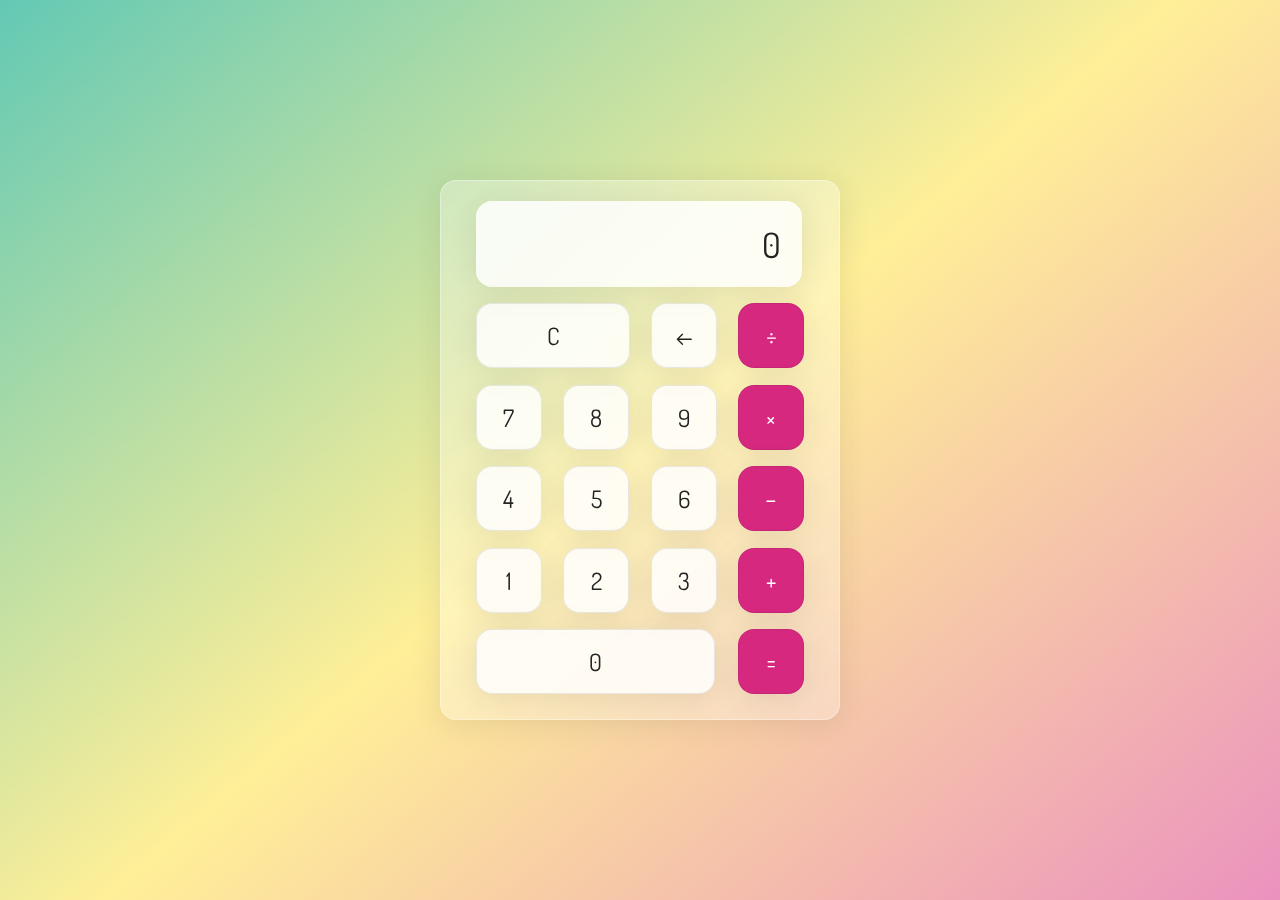
<file: calculator/index.html>
<!DOCTYPE html>
<html lang="en">
<head>
    <meta charset="UTF-8">
    <meta name="viewport" content="width=device-width, initial-scale=1.0">
    <link rel="stylesheet" href="style.css">
    <title>Calculator</title>
</head>
<body>
    

    <div class="wrapper">
        <section class="screen">
            0
        </section>

        <section class="calc-buttons">
            <div class="calc-button-row">
                <button class="calc-button double">
                    C
                </button>
                <button class="calc-button">
                    &larr;
                </button>
                <button class="calc-button">
                    &divide;
                </button>
            </div>

            <div class="calc-button-row">
                <button class="calc-button">
                    7
                </button>
                <button class="calc-button">
                    8
                </button>
                <button class="calc-button">
                    9
                </button>
                <button class="calc-button">
                    &times;
                </button>
            </div>

            <div class="calc-button-row">
                <button class="calc-button">
                    4
                </button>
                <button class="calc-button">
                    5
                </button>
                <button class="calc-button">
                    6
                </button>
                <button class="calc-button">
                    &minus;
                </button>
            </div>

            <div class="calc-button-row">
                <button class="calc-button">
                    1
                </button>
                <button class="calc-button">
                    2
                </button>
                <button class="calc-button">
                    3
                </button>
                <button class="calc-button">
                    &plus;
                </button>
            </div>

            <div class="calc-button-row">
                <button class="calc-button triple">
                    0
                </button>
                <button class="calc-button">
                    &equals;
                </button>
            </div>
            
        </section>

    </div>



    <script src="script.js"></script>
</body>
</html>
</file>
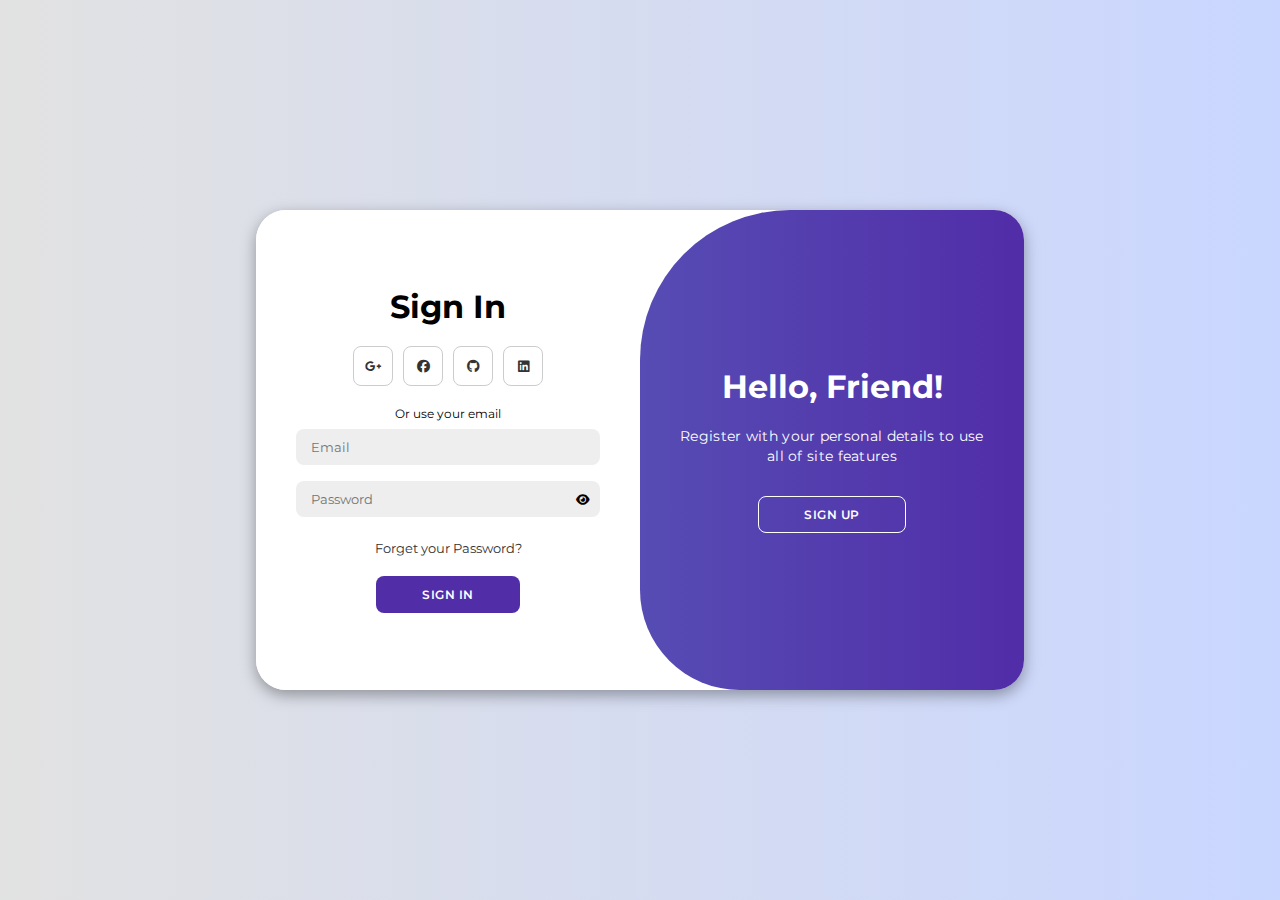
<file: login_signup/index.html>
<!DOCTYPE html>
<html lang="en">

<head>
    <meta charset="UTF-8">
    <meta name="viewport" content="width=device-width, initial-scale=1.0">
    <link rel="stylesheet" href="https://cdnjs.cloudflare.com/ajax/libs/font-awesome/6.4.2/css/all.min.css">
    <link rel="stylesheet" href="style.css">
    <title>Login</title>
</head>

<body>  

    <div class="container" id="container">
        <div class="form-container sign-up">
            <form>
                <h1>Create Account</h1>
                <div class="social-icons">
                    <a href="#" class="icon"><i class="fa-brands fa-google-plus-g"></i></a>
                    <a href="#" class="icon"><i class="fa-brands fa-facebook"></i></a>
                    <a href="#" class="icon"><i class="fa-brands fa-github"></i></a>
                    <a href="#" class="icon"><i class="fa-brands fa-linkedin"></i></a>
                </div>
                <span>Or use your email for resgisteration</span>
                <input type="text" placeholder="Name">
                <input type="email" placeholder="Email">
                <input type="password" placeholder="Password">
                <button>Sign Up</button>
            </form>
        </div>
        <div class="form-container sign-in">
            <form>
                <h1>Sign In</h1>
                <div class="social-icons">
                    <a href="#" class="icon"><i class="fa-brands fa-google-plus-g"></i></a>
                    <a href="#" class="icon"><i class="fa-brands fa-facebook"></i></a>
                    <a href="#" class="icon"><i class="fa-brands fa-github"></i></a>
                    <a href="#" class="icon"><i class="fa-brands fa-linkedin"></i></a>
                </div>
                <span>Or use your email</span>
                <input type="email" placeholder="Email">
                <input type="password" placeholder="Password" id="password sign-in">
                <span class="eye-icon">
                    <i class="fa-solid fa-eye"
                    aria-hidden="true"
                    id="eye" onclick="toggle('password sign-in')"></i>
                </span>
                <a href="#">Forget your Password?</a>
                <button>Sign In</button>
            </form>
        </div>
        <div class="toggle-container">
            <div class="toggle">
                <div class="toggle-panel toggle-left">
                    <h1>Welcome Back</h1>
                    <p>Enter your personal details to use all of site features</p>
                    <button class="hidden" id="login">Sign In</button>
                </div>
                <div class="toggle-panel toggle-right">
                    <h1>Hello, Friend!</h1>
                    <p>Register with your personal details to use all of site features</p>
                    <button class="hidden" id="register">Sign Up</button>
                </div>
            </div>
        </div>
    </div>

    <script src="script.js"></script>
</body>

</html>
</file>
<file: calculator/style.css>
@import url('https://fonts.googleapis.com/css2?family=Dosis:wght@300;400;500;600;700;800&display=swap');

html{
    box-sizing: border-box;
    height: 100%;
}

*,
*::before,
*::after{
    box-sizing: inherit;
    margin: 0;
    padding: 0;
}

body{
    align-items: center;
    background: linear-gradient(320deg, #eb92be, #ffef98, #63c9b4);
    display: flex;
    font-family: 'Dosis', sans-serif;
    font-display: swap;
    height: inherit;
    justify-content: center;
}

.wrapper{
    backdrop-filter: blur(5.5px);
    -webkit-backdrop-filter: blur(5.5px);
    border-radius: 16px;
    box-shadow: 0 4px 30px rgba(35, 35, 35, 0.1);
    color: #232323;
    backdrop-filter: blur(4px);
    -webkit-backdrop-filter: blur(4px);
    background: rgba(255, 255, 255, 0.30);
    border: 1px solid rgba(255, 255, 255, 0.34);
    flex-basis: 400px;
    height: 540px;
    padding: 20px 35px;
}

.screen{
    backdrop-filter: blur(5.5px);
    -webkit-backdrop-filter: blur(5.5px);
    background: rgba(255, 255, 255, 0.75);
    border: 1px solid rgba(255, 255, 255, 0.01);
    border-radius: 16px;
    box-shadow: 0 4px 30px rgba(35, 35, 35, 0.1);
    color: #232323;
    font-size: 35px;
    overflow: auto;
    padding: 20px;
    text-align: right;
    width: 326px;
}

.calc-button-row{
    display: flex;
    justify-content: space-between;
    margin: 5% 0;
}

.calc-button{
    backdrop-filter: blur(5.5px);
    -webkit-backdrop-filter: blur(5.5px);
    background: rgba(255, 255, 255, 0.75);
    border: 1px solid rgba(35, 35, 35, 0.1);
    border-radius: 16px;
    box-shadow: 0 4px 30px rgba(35, 35, 35, 0.1);
    color: #232323;
    flex-basis: 20%;
    font-family: inherit;
    font-size: 24px;
    height: 65px;
}

.calc-button:last-child{
    backdrop-filter: blur(5.5px);
    -webkit-backdrop-filter: blur(5.5px);
    background: rgba(255, 255, 255, 0.75);
    border: 1px solid rgba(35, 35, 35, 0.1);
    border-radius: 16px;
    box-shadow: 0 4px 30px rgba(35, 35, 35, 0.1);
    color: #fff;
    background: #d72880;
} 

.calc-button:last-child:hover{
    background-color: inherit;
    color: inherit;
}

.calc-button:hover{
    background-color: inherit;
}

.calc-button:active{
    background-color: #ffef78;
}

.double{
    flex-basis: 47%;
}

.triple{
    flex-basis: 73%;
}
</file>
<file: login_signup/style.css>
@import url('https://fonts.googleapis.com/css2?family=Montserrat:wght@300;400;500;600;700&display=swap');

*{
    margin: 0;
    padding: 0;
    box-sizing: border-box;
    font-family: 'Montserrat', sans-serif;
}

body{
    background-color: #c9d6ff;
    background: linear-gradient(to right, #e2e2e2, #c9d6ff);
    display: flex;
    align-items: center;
    justify-content: center;
    flex-direction: column;
    height: 100vh;
}

.container{
    background-color: #fff;
    border-radius: 30px;
    box-shadow: 0 5px 15px rgba(0, 0, 0, 0.35);
    position: relative;
    overflow: hidden;
    width: 768px;
    max-width: 100%;
    min-height: 480px;
}

.container p{
    font-size: 14px;
    line-height: 20px;
    letter-spacing: 0.3px;
    margin: 20px 0;
}

.container span{
    font-size: 12px;
}

.container a{
    color: #333;
    font-size: 13px;
    text-decoration: none;
    margin: 15px 0 10px;
}

.container button{
    background-color: #512da8;
    color: #fff;
    font-size: 12px;
    padding: 10px 45px;
    border: 1px solid transparent;
    border-radius: 8px;
    font-weight: 600;
    letter-spacing: 0.5px;
    text-transform: uppercase;
    margin-top: 10px;
    cursor: pointer;
}

.container button.hidden{
    background-color: transparent;
    border-color: #fff;
}

.container form{
    background-color: #fff;
    display: flex;
    align-items: center;
    justify-content: center;
    flex-direction: column;
    padding: 0 40px;
    height: 100%;
}

.container input{
    background-color: #eee;
    border: none;
    margin: 8px 0;
    padding: 10px 15px;
    font-size: 13px;
    border-radius: 8px;
    width: 100%;
    outline: none;
}

.form-container{
    position: absolute;
    top: 0;
    height: 100%;
    transition: all 0.6s ease-in-out;
}

.sign-in{
    left: 0;
    width: 50%;
    z-index: 2;
}

.container.active .sign-in{
    transform: translateX(100%);
}

.sign-up{
    left: 0;
    width: 50%;
    opacity: 0;
    z-index: 1;
}

.container.active .sign-up{
    transform: translateX(100%);
    opacity: 1;
    z-index: 5;
    animation: move 0.6s;
}

@keyframes move{
    0%, 49.99%{
        opacity: 0;
        z-index: 1;
    }
    50%, 100%{
        opacity: 1;
        z-index: 5;
    }
}

.social-icons{
    margin: 20px 0;
}

.social-icons a{
    border: 1px solid #ccc;
    border-radius: 20%;
    display: inline-flex;
    justify-content: center;
    align-items: center;
    margin: 0 3px;
    width: 40px;
    height: 40px;
}

.toggle-container{
    position: absolute;
    top: 0;
    left: 50%;
    width: 50%;
    height: 100%;
    overflow: hidden;
    transition: all 0.6s ease-in-out;
    border-radius: 150px 0 0 100px;
    z-index: 1000;
}

.container.active .toggle-container{
    transform: translateX(-100%);
    border-radius: 0 150px 100px 0;
}

.toggle{
    background-color: #512da8;
    height: 100%;
    background: linear-gradient(to right, #5c6bc0, #512da8);
    color: #fff;
    position: relative;
    left: -100%;
    height: 100%;
    width: 200%;
    transform: translateX(0);
    transition: all 0.6s ease-in-out;
}

.container.active .toggle{
    transform: translateX(50%);
}

.toggle-panel{
    position: absolute;
    width: 50%;
    height: 100%;
    display: flex;
    align-items: center;
    justify-content: center;
    flex-direction: column;
    padding: 0 30px;
    text-align: center;
    top: 0;
    transform: translateX(0);
    transition: all 0.6s ease-in-out;
}

.toggle-left{
    transform: translateX(-200%);
}

.container.active .toggle-left{
    transform: translateX(0);
}

.toggle-right{
    right: 0;
    transform: translateX(0);
}

.container.active .toggle-right{
    transform: translateX(200%);
}

span.eye-icon{
    position: absolute;
    right: 50px;
    transform: translate(0, -40%);
    top: 60%;
    cursor: pointer;
}
</file>
